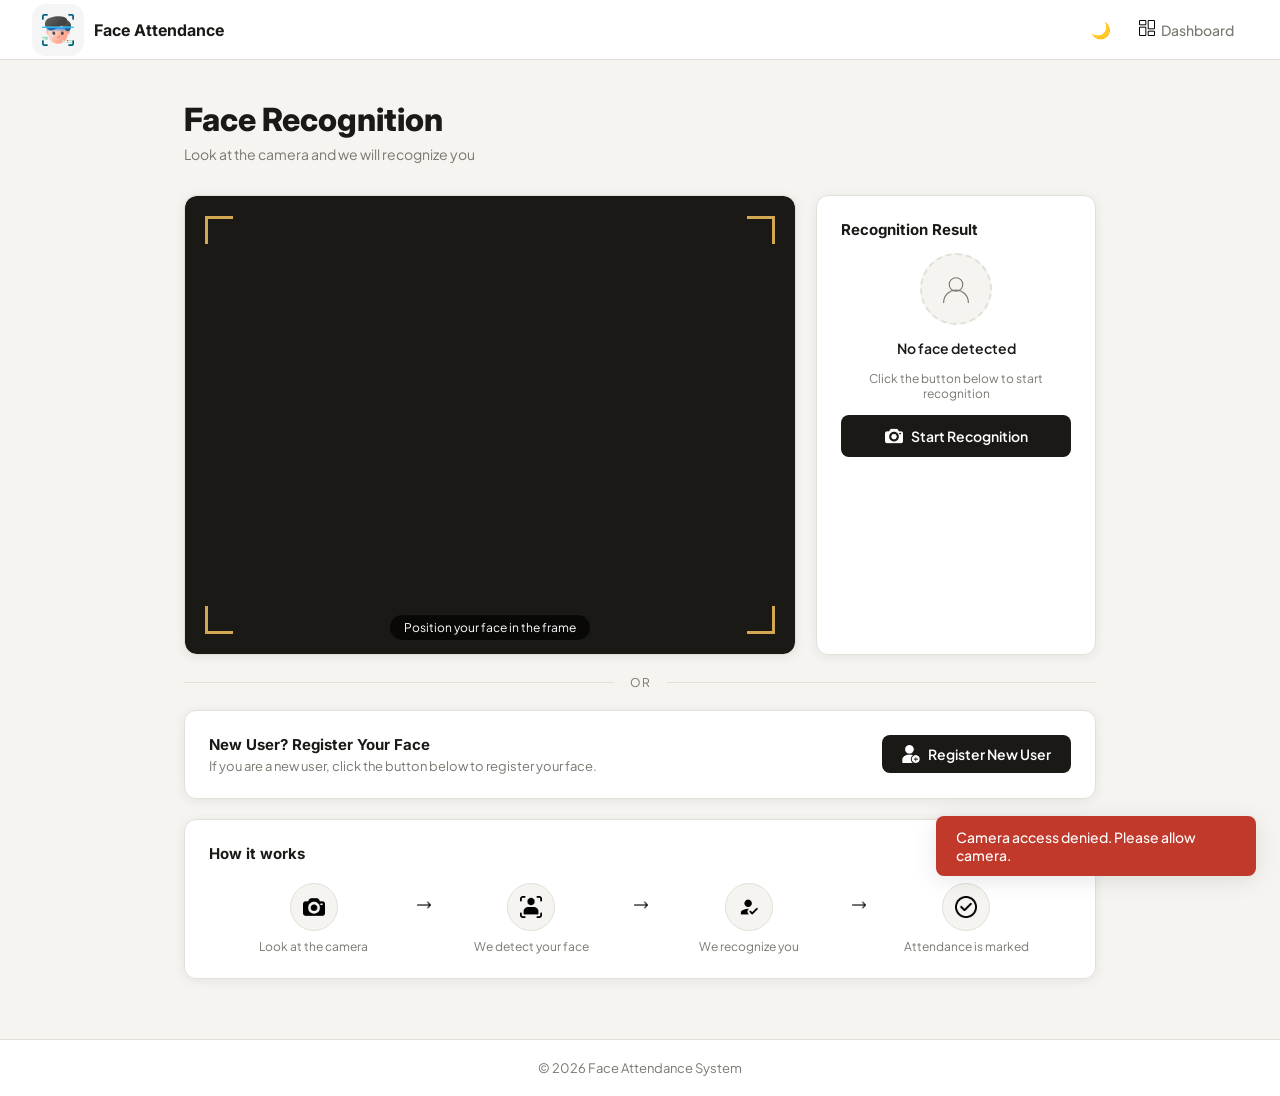
<file: index.html>
<!DOCTYPE html>
<html lang="en">
<head>
  <meta charset="UTF-8" />
  <meta name="viewport" content="width=device-width, initial-scale=1.0"/>
  <title>Face Attendance - Recognition</title>
  <link rel="stylesheet" href="css/style.css" />
  <link rel="stylesheet" href="css/dark.css" />
  <link href="https://fonts.googleapis.com/css2?family=DM+Sans:wght@300;400;500;600&family=Syne:wght@700;800&display=swap" rel="stylesheet"/>
</head>
<body>

  <!-- ===== NAVBAR ===== -->
  <nav class="navbar">
    <div class="nav-brand">
      <div class="logo-box">
        <img src="assets/icons/logo.png" alt="Face Attendance Logo" class="logo-icon">
      </div>
      <span class="brand-name">Face Attendance</span>
    </div>
    <div class="nav-links">
      <a href="dashboard.html" class="nav-link">
        <span class="icon">
          <img src="assets/icons/dashboard.png" alt="dashboard">
        </span> Dashboard
      </a>
      <!-- <a href="help.html" class="nav-link"><span class="icon">?</span> Help</a> -->
    </div>
  </nav>

  <!-- ===== MAIN ===== -->
  <main class="main-container">

    <div class="page-header">
      <h1 class="page-title">Face Recognition</h1>
      <p class="page-sub">Look at the camera and we will recognize you</p>
    </div>

    <div class="recognition-grid">

      <!-- Camera Card -->
      <div class="card camera-card">
        <div class="camera-frame" id="cameraFrame">
          <video id="videoFeed" autoplay playsinline></video>
          <canvas id="snapCanvas" style="display:none;"></canvas>
          <div class="scan-corners">
            <span class="corner tl"></span>
            <span class="corner tr"></span>
            <span class="corner bl"></span>
            <span class="corner br"></span>
          </div>
          <div class="scan-line" id="scanLine"></div>
          <div class="camera-label">Position your face in the frame</div>
        </div>
      </div>

      <!-- Result Card -->
      <div class="card result-card">
        <h3 class="result-title">Recognition Result</h3>

        <div class="result-avatar" id="resultAvatar">
          <svg viewBox="0 0 64 64" fill="none" xmlns="http://www.w3.org/2000/svg">
            <circle cx="32" cy="24" r="12" stroke="currentColor" stroke-width="2"/>
            <path d="M10 56c0-12.15 9.85-22 22-22s22 9.85 22 22" stroke="currentColor" stroke-width="2" stroke-linecap="round"/>
          </svg>
        </div>

        <p class="result-status" id="resultStatus">No face detected</p>
        <p class="result-hint" id="resultHint">Click the button below to start recognition</p>

        <!-- Recognized info (hidden until found) -->
        <div class="result-info" id="resultInfo" style="display:none;">
          <div class="info-row"><span>Name</span><strong id="rName">—</strong></div>
          <div class="info-row"><span>ID</span><strong id="rId">—</strong></div>
          <div class="info-row"><span>Time</span><strong id="rTime">—</strong></div>
          <div class="info-row"><span>Status</span><strong id="rStatus" class="badge">—</strong></div>
        </div>

        <button class="btn btn-primary btn-full" id="recognizeBtn" onclick="startRecognition()">
          <span class="btn-icon-invert">
            <img src="assets/icons/camera1.png" alt="scan">
          </span>Start Recognition
        </button>

        <button class="btn btn-outline btn-full" id="retryBtn" style="display:none;" onclick="resetRecognition()">
          Try Again
        </button>
      </div>

    </div>

    <!-- Divider -->
    <div class="divider"><span>OR</span></div>

    <!-- Register Section -->
    <div class="card register-card">
      <div class="register-content">
        <div>
          <h3 class="register-title">New User? Register Your Face</h3>
          <p class="register-desc">If you are a new user, click the button below to register your face.</p>
        </div>
        <button class="btn btn-primary" onclick="goToRegister()">
          <span class="btn-icon-invert">
            <img src="assets/icons/register.png" alt="register">
          </span> Register New User
        </button>
      </div>
    </div>

    <!-- How It Works -->
    <div class="card howto-card">
      <h3 class="howto-title">How it works</h3>
      <div class="steps">
        <div class="step">
          <div class="step-icon">
            <img src="assets/icons/camera1.png" alt="camera">
          </div>
          <div class="step-arrow">
            <img src="assets/icons/right-arrow.png" alt="arrow">
          </div>
          <p>Look at the camera</p>
        </div>
        <div class="step">
          <div class="step-icon">
            <img src="assets/icons/face-detect.png" alt="face detect">
          </div>
          <div class="step-arrow">
            <img src="assets/icons/right-arrow.png" alt="arrow">
          </div>
          <p>We detect your face</p>
        </div>
        <div class="step">
          <div class="step-icon">
            <img src="assets/icons/recognize.png" alt="recognize">
          </div>
          <div class="step-arrow">
            <img src="assets/icons/right-arrow.png" alt="arrow">
          </div>
          <p>We recognize you</p>
        </div>
        <div class="step">
          <div class="step-icon">
            <img src="assets/icons/check.png" alt="check">
          </div>
          <p>Attendance is marked</p>
        </div>
      </div>
    </div>

  </main>

  <footer class="footer">© 2026 Face Attendance System</footer>

  <script src="js/recognition.js"></script>
  <script src="js/theme.js"></script>
</body>
</html>
</file>
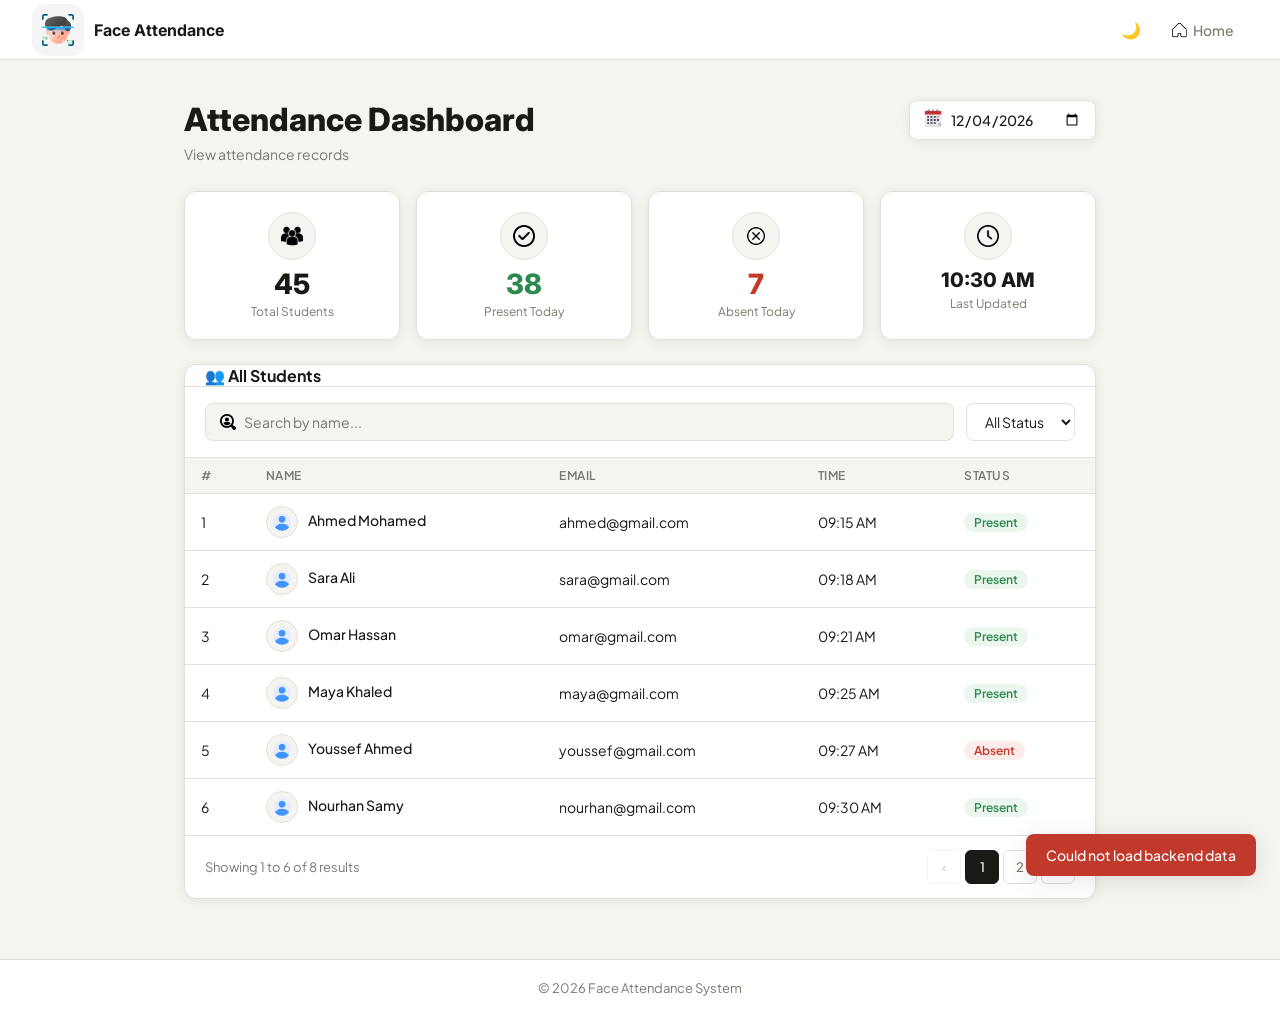
<file: dashboard.html>
<!DOCTYPE html>
<html lang="en">
<head>
  <meta charset="UTF-8" />
  <meta name="viewport" content="width=device-width, initial-scale=1.0"/>
  <title>Face Attendance - Dashboard</title>
  <link rel="stylesheet" href="css/style.css" />
  <link rel="stylesheet" href="css/dark.css" />
  <link href="https://fonts.googleapis.com/css2?family=DM+Sans:wght@300;400;500;600&family=Syne:wght@700;800&display=swap" rel="stylesheet"/>
</head>
<body>

  <!-- ===== NAVBAR ===== -->
  <nav class="navbar">
    <div class="nav-brand">
      <div class="logo-box">
        <img src="assets/icons/logo.png" alt="Face Attendance Logo" class="logo-icon">
      </div>
      <span class="brand-name">Face Attendance</span>
    </div>
    <div class="nav-links">
      <a href="index.html" class="nav-link"><span class="btn-icon">
        <img src="assets/icons/home.png" alt="scan">
      </span>Home
    </a>
      <!-- <a href="help.html" class="nav-link"><span class="icon">?</span> Help</a> -->
    </div>
  </nav>

  <!-- ===== MAIN ===== -->
  <main class="main-container">

    <!-- Header -->
    <div class="dash-header">
      <div>
        <h1 class="page-title">Attendance Dashboard</h1>
        <p class="page-sub">View attendance records</p>
      </div>
      <div class="date-picker-wrapper">
        <span class="icon">
          <img src="assets/icons/calendar.png" alt="calendar">
        </span>
        <input type="date" id="datePicker" class="date-picker" onchange="loadAttendance()"/>
      </div>
    </div>

    <!-- Stats Cards -->
    <div class="stats-grid">
      <div class="stat-card">
        <div class="stat-icon">
          <img src="assets/icons/total.png" alt="total">
        </div>
        <div class="stat-number" id="statTotal">—</div>
        <div class="stat-label">Total Students</div>
      </div>
      <div class="stat-card stat-present">
        <div class="stat-icon">
          <img src="assets/icons/check.png" alt="present">
        </div>
        <div class="stat-number" id="statPresent">—</div>
        <div class="stat-label">Present Today</div>
      </div>
      <div class="stat-card stat-absent">
        <div class="stat-icon">
          <img src="assets/icons/delete.png" alt="absent">
        </div>
        <div class="stat-number" id="statAbsent">—</div>
        <div class="stat-label">Absent Today</div>
      </div>
      <div class="stat-card stat-time">
        <div class="stat-icon">
          <img src="assets/icons/clock.png" alt="time">
        </div>
        <div class="stat-number" id="statTime">—</div>
        <div class="stat-label">Last Updated</div>
      </div>
    </div>

    <!-- Table Card -->
    <div class="card table-card">

      <!-- Tabs -->
      <div class="tabs">
        <!-- <button class="tab active" id="tabMy" onclick="switchTab('my')">👤 My Attendance</button> -->
        <h4>👥 All Students</h4>
      </div>

      <!-- Controls -->
      <div class="table-controls">
        <div class="search-wrapper">
          <span class="search-icon">
            <img src="assets/icons/search.png" alt="search">
          </span>
          <input type="text" id="searchInput" class="search-input" placeholder="Search by name..." oninput="filterTable()"/>
        </div>
        <select class="filter-select" id="statusFilter" onchange="filterTable()">
          <option value="">All Status</option>
          <option value="Present">Present</option>
          <option value="Absent">Absent</option>
        </select>
      </div>

      <!-- Table -->
      <div class="table-wrapper">
        <table class="att-table">
          <thead>
            <tr>
              <th>#</th>
              <th>Name</th>
              <th>Email</th>
              <th>Time</th>
              <th>Status</th>
              <!-- <th>Options</th> -->
            </tr>
          </thead>
          <tbody id="tableBody">
            <!-- Rows injected by JS -->
          </tbody>
        </table>
      </div>

      <!-- Pagination -->
      <div class="pagination" id="pagination"></div>

    </div>

    <!-- Export to Excel or PDF -->
    <!-- <div class="card export-card">
      <div class="export-content">
        <div>
          <h3 class="export-title">Export Attendance</h3>
          <p class="export-desc">Download attendance as Excel or PDF</p>
        </div>
        <div class="export-btns">
          <button class="btn btn-outline" onclick="exportExcel()">
            <img src="assets/icons/excel.png" alt="Export Excel"> Export Excel
          </button>
          <button class="btn btn-outline" onclick="exportPDF()">
            <img src="assets/icons/pdf.png" alt="Export PDF"> Export PDF
          </button>
        </div>
      </div>
    </div> -->

  </main>

  <footer class="footer">© 2026 Face Attendance System</footer>

  <script src="js/dashboard.js"></script>
  <script src="js/theme.js"></script>
</body>
</html>
</file>
<file: css/style.css>
@import url('https://fonts.googleapis.com/css2?family=Inter:wght@700;800&family=Plus+Jakarta+Sans:wght@300;400;500;600&display=swap');

/* ─── CSS Variables ─── */
:root {
  --bg:         #f5f4f0;
  --surface:    #ffffff;
  --border:     #e2e0d8;
  --text:       #1a1916;
  --text-muted: #7a7870;
  --primary:    #1a1916;
  --accent:     #d4a853;
  --success:    #2d8a4e;
  --success-bg: #eaf6ee;
  --danger:     #c0392b;
  --danger-bg:  #fdecea;
  --scan:       #d4a853;
  --radius:     12px;
  --radius-sm:  8px;
  --shadow:     0 2px 12px rgba(0,0,0,0.07);
  --shadow-md:  0 4px 24px rgba(0,0,0,0.10);
  --font-head:  'Inter', sans-serif;
  --font-body:  'Plus Jakarta Sans', sans-serif;
}

/* ─── Reset ─── */
*, *::before, *::after { box-sizing: border-box; margin: 0; padding: 0; }
body {
  font-family: var(--font-body);
  background: var(--bg);
  color: var(--text);
  min-height: 100vh;
  display: flex;
  flex-direction: column;
}
a { text-decoration: none; color: inherit; }
button { cursor: pointer; font-family: var(--font-body); }
input, select { font-family: var(--font-body); }

/* ─── NAVBAR ─── */
.navbar {
  background: var(--surface);
  border-bottom: 1px solid var(--border);
  padding: 0 32px;
  height: 60px;
  display: flex;
  align-items: center;
  justify-content: space-between;
  position: sticky;
  top: 0;
  z-index: 100;
}
.nav-brand {
  display: flex;
  align-items: center;
  gap: 10px;
}
.logo-box {
  width: 34px; height: 34px;
  background: var(--primary);
  color: #fff;
  font-family: var(--font-head);
  font-size: 13px;
  font-weight: 800;
  display: flex;
  align-items: center;
  justify-content: center;
  border-radius: 8px;
  letter-spacing: 0.5px;
}
.logo-box {
  width: 52px;
  height: 52px;
  background: #f5f5f5;
  border-radius: 14px;
  display: flex;
  align-items: center;
  justify-content: center;
  overflow: hidden;
}

.logo-icon {
  width: 32px;
  height: 32px;
  object-fit: contain;
}
.brand-name {
  font-family: var(--font-head);
  font-size: 16px;
  font-weight: 700;
  color: var(--text);
}
.nav-links { display: flex; gap: 4px; }
.nav-link {
  display: flex;
  align-items: center;
  gap: 6px;
  padding: 6px 14px;
  border-radius: var(--radius-sm);
  font-size: 14px;
  font-weight: 500;
  color: var(--text-muted);
  transition: background var(--transition), color var(--transition);
}
.nav-link:hover { background: var(--bg); color: var(--text); }
.nav-link .icon { font-size: 14px; }

/* ─── LAYOUT ─── */
.main-container {
  max-width: 960px;
  margin: 0 auto;
  padding: 40px 24px 60px;
  width: 100%;
  flex: 1;
}
.footer {
  text-align: center;
  padding: 20px;
  font-size: 13px;
  color: var(--text-muted);
  border-top: 1px solid var(--border);
  background: var(--surface);
}

/* ─── Page Header ─── */
.page-header { margin-bottom: 32px; }
.page-title {
  font-family: var(--font-head);
  font-size: 32px;
  font-weight: 800;
  color: var(--text);
  letter-spacing: 0;
}
.page-sub {
  margin-top: 6px;
  font-size: 14px;
  color: var(--text-muted);
}

/* ─── Card ─── */
.card {
  background: var(--surface);
  border: 1px solid var(--border);
  border-radius: var(--radius);
  padding: 24px;
  box-shadow: var(--shadow);
}

/* ─── Buttons ─── */
.btn {
  display: inline-flex;
  align-items: center;
  gap: 8px;
  padding: 10px 20px;
  border-radius: var(--radius-sm);
  font-size: 14px;
  font-weight: 600;
  border: none;
  transition: all var(--transition);
}
.btn-primary {
  background: var(--primary);
  color: #fff;
}
.btn-primary:hover { background: #333; transform: translateY(-1px); box-shadow: var(--shadow-md); }
.btn-outline {
  background: transparent;
  color: var(--text);
  border: 1.5px solid var(--border);
}
.btn-outline:hover { border-color: var(--primary); background: var(--bg); }
.btn-full { width: 100%; justify-content: center; padding: 12px; }
.btn-icon { font-size: 16px; }
.icon img {
  width: 16px;
  height: 16px;
  object-fit: contain;
}

.btn-icon img {
  width: 18px;
  height: 18px;
  object-fit: contain;
  display: block;
}

.btn-icon-invert img {
  width: 18px;
  height: 18px;
  object-fit: contain;
  display: block;
  filter: brightness(0) invert(1);
}

.step-icon img {
  width: 22px;
  height: 22px;
  object-fit: contain;
}

.step-arrow img {
  width: 14px;
  height: 14px;
  object-fit: contain;
}

/* PAGE 1 — RECOGNITION */
/* Recognition Grid */
.recognition-grid {
  display: grid;
  grid-template-columns: 1fr 280px;
  gap: 20px;
  margin-bottom: 20px;
}

/* Camera Card */
.camera-card { padding: 0; overflow: hidden; }
.camera-frame {
  position: relative;
  width: 100%;
  aspect-ratio: 4/3;
  background: #1a1916;
  overflow: hidden;
  border-radius: var(--radius);
}
#videoFeed {
  width: 100%;
  height: 100%;
  object-fit: cover;
  display: block;
}
.scan-corners {
  position: absolute;
  inset: 0;
  pointer-events: none;
}
.corner {
  position: absolute;
  width: 28px;
  height: 28px;
  border-color: var(--accent);
  border-style: solid;
}
.corner.tl { top: 20px; left: 20px; border-width: 3px 0 0 3px; }
.corner.tr { top: 20px; right: 20px; border-width: 3px 3px 0 0; }
.corner.bl { bottom: 20px; left: 20px; border-width: 0 0 3px 3px; }
.corner.br { bottom: 20px; right: 20px; border-width: 0 3px 3px 0; }

.scan-line {
  position: absolute;
  left: 20px; right: 20px;
  height: 2px;
  background: linear-gradient(90deg, transparent, var(--scan), transparent);
  top: 20px;
  opacity: 0;
  transition: opacity 0.3s;
}
.scan-line.active {
  opacity: 1;
  animation: scanMove 2s ease-in-out infinite;
}
@keyframes scanMove {
  0%   { top: 20%; }
  50%  { top: 75%; }
  100% { top: 20%; }
}

.camera-label {
  position: absolute;
  bottom: 14px;
  left: 50%;
  transform: translateX(-50%);
  background: rgba(0,0,0,0.65);
  color: #fff;
  font-size: 12px;
  padding: 5px 14px;
  border-radius: 20px;
  white-space: nowrap;
  backdrop-filter: blur(4px);
}

/* Result Card */
.result-card {
  display: flex;
  flex-direction: column;
  gap: 14px;
}
.result-title {
  font-family: var(--font-head);
  font-size: 15px;
  font-weight: 700;
}
.result-avatar {
  width: 72px; height: 72px;
  background: var(--bg);
  border-radius: 50%;
  display: flex;
  align-items: center;
  justify-content: center;
  margin: 0 auto;
  color: var(--text-muted);
  border: 2px dashed var(--border);
  transition: all var(--transition);
}
.result-avatar svg { width: 36px; height: 36px; }
.result-avatar.found {
  border: 2px solid var(--success);
  background: var(--success-bg);
  color: var(--success);
}
.result-avatar.notfound {
  border: 2px solid var(--danger);
  background: var(--danger-bg);
  color: var(--danger);
}
.result-status {
  text-align: center;
  font-weight: 600;
  font-size: 14px;
}
.result-hint {
  text-align: center;
  font-size: 12px;
  color: var(--text-muted);
}
.result-info { display: flex; flex-direction: column; gap: 8px; }
.info-row {
  display: flex;
  justify-content: space-between;
  align-items: center;
  font-size: 13px;
  padding: 6px 10px;
  background: var(--bg);
  border-radius: 6px;
}
.info-row span { color: var(--text-muted); }
.info-row strong { font-weight: 600; }

/* Divider */
.divider {
  display: flex;
  align-items: center;
  gap: 16px;
  margin: 20px 0;
  color: var(--text-muted);
  font-size: 12px;
  letter-spacing: 1px;
}
.divider::before, .divider::after {
  content: '';
  flex: 1;
  height: 1px;
  background: var(--border);
}

/* Register Card */
.register-card { margin-bottom: 20px; }
.register-content {
  display: flex;
  align-items: center;
  justify-content: space-between;
  gap: 20px;
}
.register-title { font-family: var(--font-head); font-size: 15px; font-weight: 700; }
.register-desc { font-size: 13px; color: var(--text-muted); margin-top: 4px; }

/* How It Works */
.howto-title { font-family: var(--font-head); font-size: 15px; font-weight: 700; margin-bottom: 20px; }
.steps {
  display: flex;
  align-items: flex-start;
  gap: 8px;
}
.step {
  display: flex;
  flex-direction: column;
  align-items: center;
  text-align: center;
  gap: 8px;
  flex: 1;
  position: relative;
}
.step-icon {
  width: 48px; height: 48px;
  background: var(--bg);
  border: 1.5px solid var(--border);
  border-radius: 50%;
  display: flex;
  align-items: center;
  justify-content: center;
  font-size: 18px;
  color: var(--text);
}
.step p { font-size: 12px; color: var(--text-muted); }
.step-arrow {
  position: absolute;
  top: 14px;
  right: -12px;
  font-size: 14px;
  color: var(--text-muted);
  z-index: 1;
}

/* Badge */
.badge {
  display: inline-block;
  padding: 2px 10px;
  border-radius: 20px;
  font-size: 12px;
  font-weight: 600;
}
.badge-present { background: var(--success-bg); color: var(--success); }
.badge-absent  { background: var(--danger-bg);  color: var(--danger);  }

/* PAGE 2 — DASHBOARD */
/* Dash Header */
.dash-header {
  display: flex;
  align-items: flex-start;
  justify-content: space-between;
  margin-bottom: 28px;
  gap: 16px;
  flex-wrap: wrap;
}
.date-picker-wrapper {
  display: flex;
  align-items: center;
  gap: 8px;
  background: var(--surface);
  border: 1px solid var(--border);
  border-radius: var(--radius-sm);
  padding: 8px 14px;
  box-shadow: var(--shadow);
}
.date-picker-wrapper img {
  width: 18px;
  height: 18px;
  object-fit: contain;
}

.date-picker {
  border: none;
  outline: none;
  font-size: 14px;
  font-weight: 500;
  background: transparent;
  color: var(--text);
  cursor: pointer;
}

/* Stats Grid */
.stats-grid {
  display: grid;
  grid-template-columns: repeat(4, 1fr);
  gap: 16px;
  margin-bottom: 24px;
}
.stat-card {
  background: var(--surface);
  border: 1px solid var(--border);
  border-radius: var(--radius);
  padding: 20px;
  text-align: center;
  box-shadow: var(--shadow);
  transition: transform var(--transition);
}
.stat-card:hover { transform: translateY(-2px); box-shadow: var(--shadow-md); }

.stat-icon {
  width: 48px;
  height: 48px;
  margin: 0 auto 10px;
  display: flex;
  align-items: center;
  justify-content: center;
  background: var(--bg);
  border-radius: 50%;
  border: 1px solid var(--border);
}

.stat-icon img {
  width: 22px;
  height: 22px;
  object-fit: contain;
  display: block;
}
.stat-number {
  font-family: var(--font-head);
  font-size: 28px;
  font-weight: 800;
  color: var(--text);
  line-height: 1;
}
.stat-label { font-size: 12px; color: var(--text-muted); margin-top: 6px; }
.stat-present .stat-number { color: var(--success); }
.stat-absent  .stat-number { color: var(--danger); }
.stat-time    .stat-number { font-size: 20px; }

/* Table Card */
.table-card { padding: 0; overflow: hidden; }

/* Tabs */
.tabs {
  display: flex;
  border-bottom: 1px solid var(--border);
  padding: 0 20px;
}
.tab {
  padding: 14px 18px;
  font-size: 14px;
  font-weight: 500;
  color: var(--text-muted);
  background: transparent;
  border: none;
  border-bottom: 2px solid transparent;
  margin-bottom: -1px;
  transition: all var(--transition);
}
.tab:hover { color: var(--text); }
.tab.active { color: var(--text); border-bottom-color: var(--primary); font-weight: 600; }

/* Controls */
.table-controls {
  display: flex;
  gap: 12px;
  padding: 16px 20px;
  border-bottom: 1px solid var(--border);
  flex-wrap: wrap;
}
.search-wrapper {
  flex: 1;
  display: flex;
  align-items: center;
  gap: 8px;
  background: var(--bg);
  border: 1.5px solid var(--border);
  border-radius: var(--radius-sm);
  padding: 8px 14px;
  min-width: 200px;
}
.search-icon {
  display: flex;
  align-items: center;
  justify-content: center;
}

.search-icon img {
  width: 16px;
  height: 16px;
  object-fit: contain;
  display: block;
}

.search-input {
  border: none;
  outline: none;
  background: transparent;
  font-size: 14px;
  width: 100%;
  color: var(--text);
}
.filter-select {
  padding: 8px 14px;
  border: 1.5px solid var(--border);
  border-radius: var(--radius-sm);
  font-size: 14px;
  background: var(--surface);
  color: var(--text);
  outline: none;
  cursor: pointer;
}

/* Table */
.table-wrapper { overflow-x: auto; }
.att-table {
  width: 100%;
  border-collapse: collapse;
  font-size: 14px;
}
.att-table th {
  text-align: left;
  padding: 10px 16px;
  font-size: 12px;
  font-weight: 600;
  color: var(--text-muted);
  background: var(--bg);
  letter-spacing: 0.5px;
  text-transform: uppercase;
}
.att-table td {
  padding: 12px 16px;
  border-top: 1px solid var(--border);
  color: var(--text);
}
.att-table tr:hover td { background: var(--bg); }
.row-avatar {
  width: 32px; height: 32px;
  background: var(--bg);
  border: 1px solid var(--border);
  border-radius: 50%;
  display: inline-flex;
  align-items: center;
  justify-content: center;
  font-size: 13px;
  color: var(--text-muted);
  margin-right: 8px;
  vertical-align: middle;
}
.row-avatar img {
  width: 18px;
  height: 18px;
  object-fit: contain;
  display: block;
}
.row-name { font-weight: 500; }
.badge-present { background: var(--success-bg); color: var(--success); }
.badge-absent  { background: var(--danger-bg);  color: var(--danger);  }
.menu-btn {
  display: flex;
  align-items: center;
  justify-content: center;
  background: transparent;
  border: none;
  outline: none;
  cursor: pointer;
  padding: 5px;
  border-radius: 4px;
}

.menu-btn img {
  width: 18px;
  height: 18px;
  object-fit: contain;
}

.menu-btn:hover { 
  background: var(--bg); 
  color: var(--text); 
  background-color: #f0f0f0;
}

/* Pagination */
.pagination {
  display: flex;
  align-items: center;
  justify-content: space-between;
  padding: 14px 20px;
  border-top: 1px solid var(--border);
  flex-wrap: wrap;
  gap: 10px;
}
.page-info { font-size: 13px; color: var(--text-muted); }
.page-btns { display: flex; gap: 4px; align-items: center; }
.page-btn {
  min-width: 34px; height: 34px;
  padding: 0 10px;
  border-radius: 6px;
  border: 1.5px solid var(--border);
  background: var(--surface);
  font-size: 13px;
  font-weight: 500;
  color: var(--text-muted);
  transition: all var(--transition);
  cursor: pointer;
}
.page-btn:hover { border-color: var(--primary); color: var(--text); }
.page-btn.active {
  background: var(--primary);
  border-color: var(--primary);
  color: #fff;
}
.page-btn:disabled { opacity: 0.4; cursor: not-allowed; }

/* Export Card */
.export-card { margin-top: 20px; }
.export-content {
  display: flex;
  align-items: center;
  justify-content: space-between;
  gap: 20px;
  flex-wrap: wrap;
}
.export-title { font-family: var(--font-head); font-size: 15px; font-weight: 700; }
.export-desc { font-size: 13px; color: var(--text-muted); margin-top: 4px; }
.export-btns { display: flex; gap: 10px; }
.export-btns .btn img {
  width: 18px;
  height: 18px;
  object-fit: contain;
  display: block;
}
/* LOADING SKELETON */
.skeleton {
  background: linear-gradient(90deg, #eee 25%, #f5f5f5 50%, #eee 75%);
  background-size: 200% 100%;
  animation: shimmer 1.4s infinite;
  border-radius: 6px;
  display: inline-block;
}
@keyframes shimmer {
  0%   { background-position: 200% 0; }
  100% { background-position: -200% 0; }
}

/* TOAST NOTIFICATION */
#toast {
  position: fixed;
  bottom: 24px; right: 24px;
  background: var(--primary);
  color: #fff;
  padding: 12px 20px;
  border-radius: var(--radius-sm);
  font-size: 14px;
  font-weight: 500;
  box-shadow: var(--shadow-md);
  transform: translateY(80px);
  opacity: 0;
  transition: all 0.35s ease;
  z-index: 999;
  max-width: 320px;
}
#toast.show { transform: translateY(0); opacity: 1; }
#toast.success { background: var(--success); }
#toast.error   { background: var(--danger); }

/* RESPONSIVE */
@media (max-width: 768px) {
  .recognition-grid { grid-template-columns: 1fr; }
  .stats-grid { grid-template-columns: repeat(2, 1fr); }
  .register-content { flex-direction: column; align-items: flex-start; }
  .export-content { flex-direction: column; align-items: flex-start; }
  .steps { gap: 4px; }
  .step p { font-size: 11px; }
  .step-icon { width: 40px; height: 40px; font-size: 15px; }
  .navbar { padding: 0 16px; }
  .main-container { padding: 24px 16px 48px; }
}
@media (max-width: 480px) {
  .stats-grid { grid-template-columns: 1fr 1fr; }
  .page-title { font-size: 24px; }
}
</file>
<file: css/dark.css>
/* ─── Dark theme variables ─── */
[data-theme="dark"] {
  --bg:         #111110;
  --surface:    #1c1c1a;
  --border:     #2e2d29;
  --text:       #f0ede6;
  --text-muted: #8a8880;
  --primary:    #f0ede6;
  --accent:     #d4a853;
  --success:    #3aab62;
  --success-bg: #0e2418;
  --danger:     #e05a4a;
  --danger-bg:  #2a1210;
  --scan:       #d4a853;
  --shadow:     0 2px 12px rgba(0,0,0,0.35);
  --shadow-md:  0 4px 24px rgba(0,0,0,0.50);
}

/* ─── Dark: primary button becomes light ─── */
[data-theme="dark"] .btn-primary {
  background: var(--text);
  color: #111110;
}
[data-theme="dark"] .btn-primary:hover {
  background: #d8d4cc;
}

/* ─── Dark: logo box ─── */
[data-theme="dark"] .logo-box {
  background: var(--text);
  color: #111110;
}

/* ─── Dark: step active num ─── */
[data-theme="dark"] .reg-step.active .reg-step-num {
  background: var(--text);
  color: #111110;
}

/* ─── Dark: help nav active link ─── */
[data-theme="dark"] .help-nav-link.active {
  background: var(--text);
  color: #111110;
}

/* ─── Dark: page stat active btn ─── */
[data-theme="dark"] .page-btn.active {
  background: var(--text);
  border-color: var(--text);
  color: #111110;
}

/* ─── Dark: callouts ─── */
[data-theme="dark"] .callout-warning {
  background: #2a2010;
  color: #d4a853;
}
[data-theme="dark"] .callout-info {
  background: #0d1f2d;
  color: #5ab0e8;
}

/* ─── Dark: guide num ─── */
[data-theme="dark"] .guide-num {
  background: var(--text);
  color: #111110;
}

/* ─── Dark: success icon ─── */
[data-theme="dark"] .success-icon {
  background: var(--success-bg);
  color: var(--success);
  border-color: var(--success);
}

/* ─── Dark: video feed corners ─── */
[data-theme="dark"] .corner { border-color: var(--accent); }

/* ─── Dark: skeleton ─── */
[data-theme="dark"] .skeleton {
  background: linear-gradient(90deg, #2e2d29 25%, #3a3935 50%, #2e2d29 75%);
  background-size: 200% 100%;
}

/* ─── Dark: input autofill ─── */
[data-theme="dark"] input:-webkit-autofill,
[data-theme="dark"] input:-webkit-autofill:focus {
  -webkit-box-shadow: 0 0 0 1000px #1c1c1a inset !important;
  -webkit-text-fill-color: #f0ede6 !important;
}

/* ─── Dark: faq code ─── */
[data-theme="dark"] .faq-body code {
  background: #2e2d29;
  color: #d4a853;
}

/* ─── Smooth theme transition ─── */
*, *::before, *::after {
  transition: background-color 0.25s ease, border-color 0.25s ease, color 0.15s ease;
}
/* but don't animate layout-affecting props */
.btn, .nav-link, .tab, .page-btn, .faq-item summary {
  transition: background-color 0.2s, border-color 0.2s, color 0.15s, transform 0.15s, box-shadow 0.15s;
}

/* ─── Theme toggle button style ─── */
.theme-toggle {
  font-size: 16px !important;
  padding: 6px 10px !important;
  border: none !important;
  background: transparent !important;
  border-radius: var(--radius-sm) !important;
  cursor: pointer;
  line-height: 1;
  display: flex;
  align-items: center;
}
.theme-toggle:hover {
  background: var(--bg) !important;
}
/* 1. Invert normal icons in dark mode */
[data-theme="dark"] .icon img,
[data-theme="dark"] .btn-icon img,
[data-theme="dark"] .step-icon img,
[data-theme="dark"] .step-arrow img,
[data-theme="dark"] .search-icon img {
    filter: invert(1) brightness(1.5);
}
[data-theme="dark"] .stat-icon img {
    filter: invert(1) brightness(1.5);
}

/* 2. Icons that are already inverted (like btn-icon-invert) */
/* Remove the effect in dark mode so they do not become dark again */
[data-theme="dark"] .btn-icon-invert img {
    filter: none !important; 
}

/* 3. Fix camera and frame colors in dark mode */
[data-theme="dark"] .camera-frame {
    background: #000;
    border: 1px solid var(--border);
}

[data-theme="dark"] .camera-label {
    background: rgba(255, 255, 255, 0.1);
    color: var(--text);
    border: 1px solid rgba(255, 255, 255, 0.2);
}

/* 4. Fix Result Avatar (dotted circle) */
[data-theme="dark"] .result-avatar {
    background: var(--surface);
    border-color: var(--border);
}
</file>
